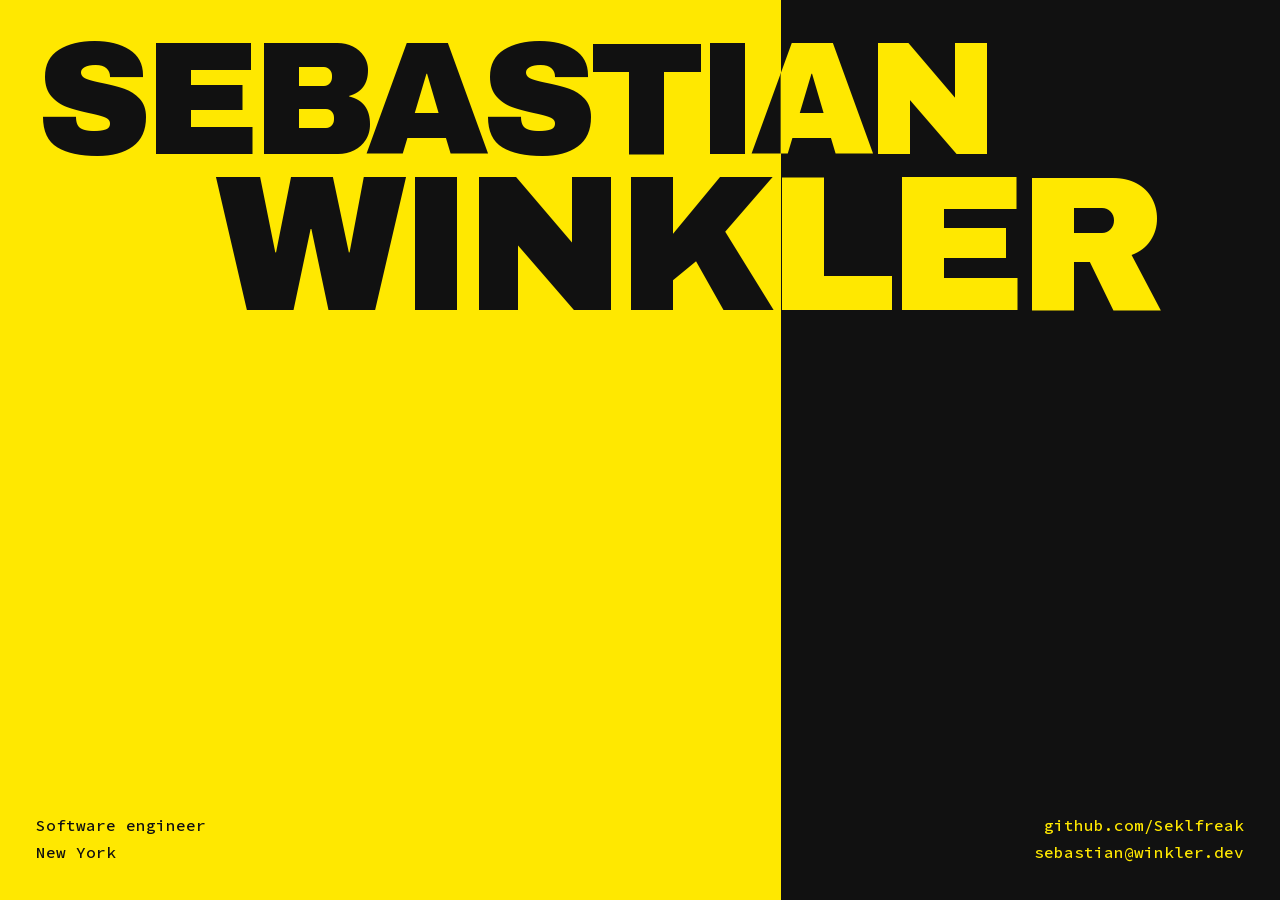
<file: site/index.html>
<!doctype html>
<html lang="en">
<head>
  <meta charset="utf-8">
  <meta name="viewport" content="width=device-width, initial-scale=1">
  <title>Sebastian Winkler</title>
  <meta name="description" content="Sebastian Winkler — software engineer in New York.">
  <meta property="og:title" content="Sebastian Winkler">
  <meta property="og:description" content="Software engineer in New York.">
  <meta property="og:type" content="website">
  <meta property="og:url" content="https://winkler.dev/">
  <meta name="theme-color" content="#ffe800">
  <link rel="icon" href="favicon.svg" type="image/svg+xml">
  <link rel="preload" href="fonts/archivo-black-latin.woff2" as="font" type="font/woff2" crossorigin>
  <link rel="preload" href="fonts/source-code-pro-500-latin.woff2" as="font" type="font/woff2" crossorigin>
  <link rel="stylesheet" href="style.css">
  <!-- Self-hosted Umami (winkcloud repo). The endpoint moved to winktech.dev,
       so this is now a cross-site request: it stays off tracker blocklists
       (custom host, non-default script name) but is no longer exempt from the
       cross-site request blocking in Safari and Brave. data-domains stops
       local previews from polluting the stats; www 301s to the apex. -->
  <script defer src="https://stats.winktech.dev/s.js" data-website-id="d7d95658-dc3f-4fa7-a4c6-a7434a8b52ea" data-domains="winkler.dev"></script>
</head>
<body>
  <main class="poster">
    <h1 class="name" aria-label="Sebastian Winkler">
      <span class="layer on-yellow" aria-hidden="true"><span class="first">Sebas<span class="br"></span>tian</span><span class="last indent">Wink<span class="br"></span>ler</span></span>
      <span class="layer on-black" aria-hidden="true"><span class="first">Sebas<span class="br"></span>tian</span><span class="last indent">Wink<span class="br"></span>ler</span></span>
    </h1>

    <ul class="details">
      <li>Software engineer</li>
      <li>New York</li>
    </ul>

    <ul class="links">
      <li><a href="https://github.com/Seklfreak" target="_blank" rel="me noopener noreferrer">github.com/Seklfreak</a></li>
      <li><a href="mailto:sebastian@winkler.dev" target="_blank" rel="noopener">sebastian@winkler.dev</a></li>
    </ul>
  </main>
</body>
</html>
</file>
<file: site/style.css>
@font-face {
  font-family: "Archivo Black";
  font-style: normal;
  font-weight: 400;
  font-display: swap;
  src: url("fonts/archivo-black-latin.woff2") format("woff2");
}
@font-face {
  font-family: "Source Code Pro";
  font-style: normal;
  font-weight: 500;
  font-display: swap;
  src: url("fonts/source-code-pro-500-latin.woff2") format("woff2");
}

:root {
  --yellow: #ffe800;
  --black: #111111;
  --pad: clamp(20px, 2.8vw, 40px);
  --split: 61%; /* yellow share of the poster */
  --rest: 39%; /* black share (100% - split) */
  --name-size: 12.5vw; /* 180px @ 1440 */
  --name-indent: 14vw; /* 200px @ 1440 */
  --detail-size: clamp(13px, 1.25vw, 18px);
}

* { box-sizing: border-box; }
html, body { margin: 0; height: 100%; }

body {
  background: var(--yellow);
  color: var(--black);
  font-family: "Source Code Pro", Menlo, Consolas, monospace;
  font-weight: 500;
  -webkit-font-smoothing: antialiased;
}

a { color: inherit; text-decoration: none; }
a:hover, a:focus-visible { text-decoration: underline; }

.poster {
  position: relative;
  min-height: 100vh;
  min-height: 100svh;
  overflow: hidden;
  isolation: isolate;
  background: var(--yellow);
}
/* black panel */
.poster::before {
  content: "";
  position: absolute;
  top: 0; bottom: 0; right: 0;
  left: var(--split);
  background: var(--black);
}

.name {
  position: absolute;
  inset: 0;
  margin: 0;
  font-family: "Archivo Black", "Arial Black", Impact, sans-serif;
  font-weight: 400;
  font-size: var(--name-size);
  line-height: 0.82;
  letter-spacing: -0.05em;
  text-transform: uppercase;
  white-space: nowrap;
  pointer-events: none;
}
/* The name is rendered twice and each copy is hard-clipped to its panel.
   (mix-blend-mode would be simpler, but Firefox and GPU-composited Chrome
   leak the blended layer's edge as a thin line.) */
.name .layer {
  position: absolute;
  inset: 0;
  padding: var(--pad);
  display: flex;
  flex-direction: column;
}
.name .on-yellow { color: var(--black); clip-path: inset(0 var(--rest) 0 0); }
.name .on-black  { color: var(--yellow); clip-path: inset(0 0 0 var(--split)); }
.name .last {
  padding-left: var(--name-indent);
  font-size: 1.2em;
}
/* phone-only line breaks */
.name .br { display: none; }

.details, .links {
  position: absolute;
  bottom: var(--pad);
  display: flex;
  flex-direction: column;
  gap: 4px;
  margin: 0;
  padding: 0;
  list-style: none;
  font-size: var(--detail-size);
  line-height: 1.45;
}
.details { left: var(--pad); color: var(--black); }
.links { right: var(--pad); align-items: flex-end; color: var(--yellow); }

/* Tablet (834 artboard): slightly smaller name, tighter indent */
@media (max-width: 1024px) {
  :root {
    --split: 60%;
    --rest: 40%;
    --name-size: 12vw;
    --name-indent: 10.8vw;
  }
}

/* Phone (390 artboard): vertical split, name broken over four lines */
@media (max-width: 600px) {
  :root {
    --split: 57%;
    --rest: 43%;
    --name-size: 21.5vw;
    --name-indent: 10vw;
  }
  .poster::before { left: 0; top: var(--split); }
  .name .on-yellow { clip-path: inset(0 0 var(--rest) 0); }
  .name .on-black  { clip-path: inset(var(--split) 0 0 0); }
  .name .br { display: block; }
  .name .last { font-size: 1em; }
  .name .last.indent { padding-left: var(--name-indent); }
  .details { color: var(--yellow); }
}

/* Very short landscape viewports: keep the name from colliding with the footer */
@media (max-height: 480px) and (min-width: 601px) {
  :root { --name-size: 9vw; }
}
</file>
